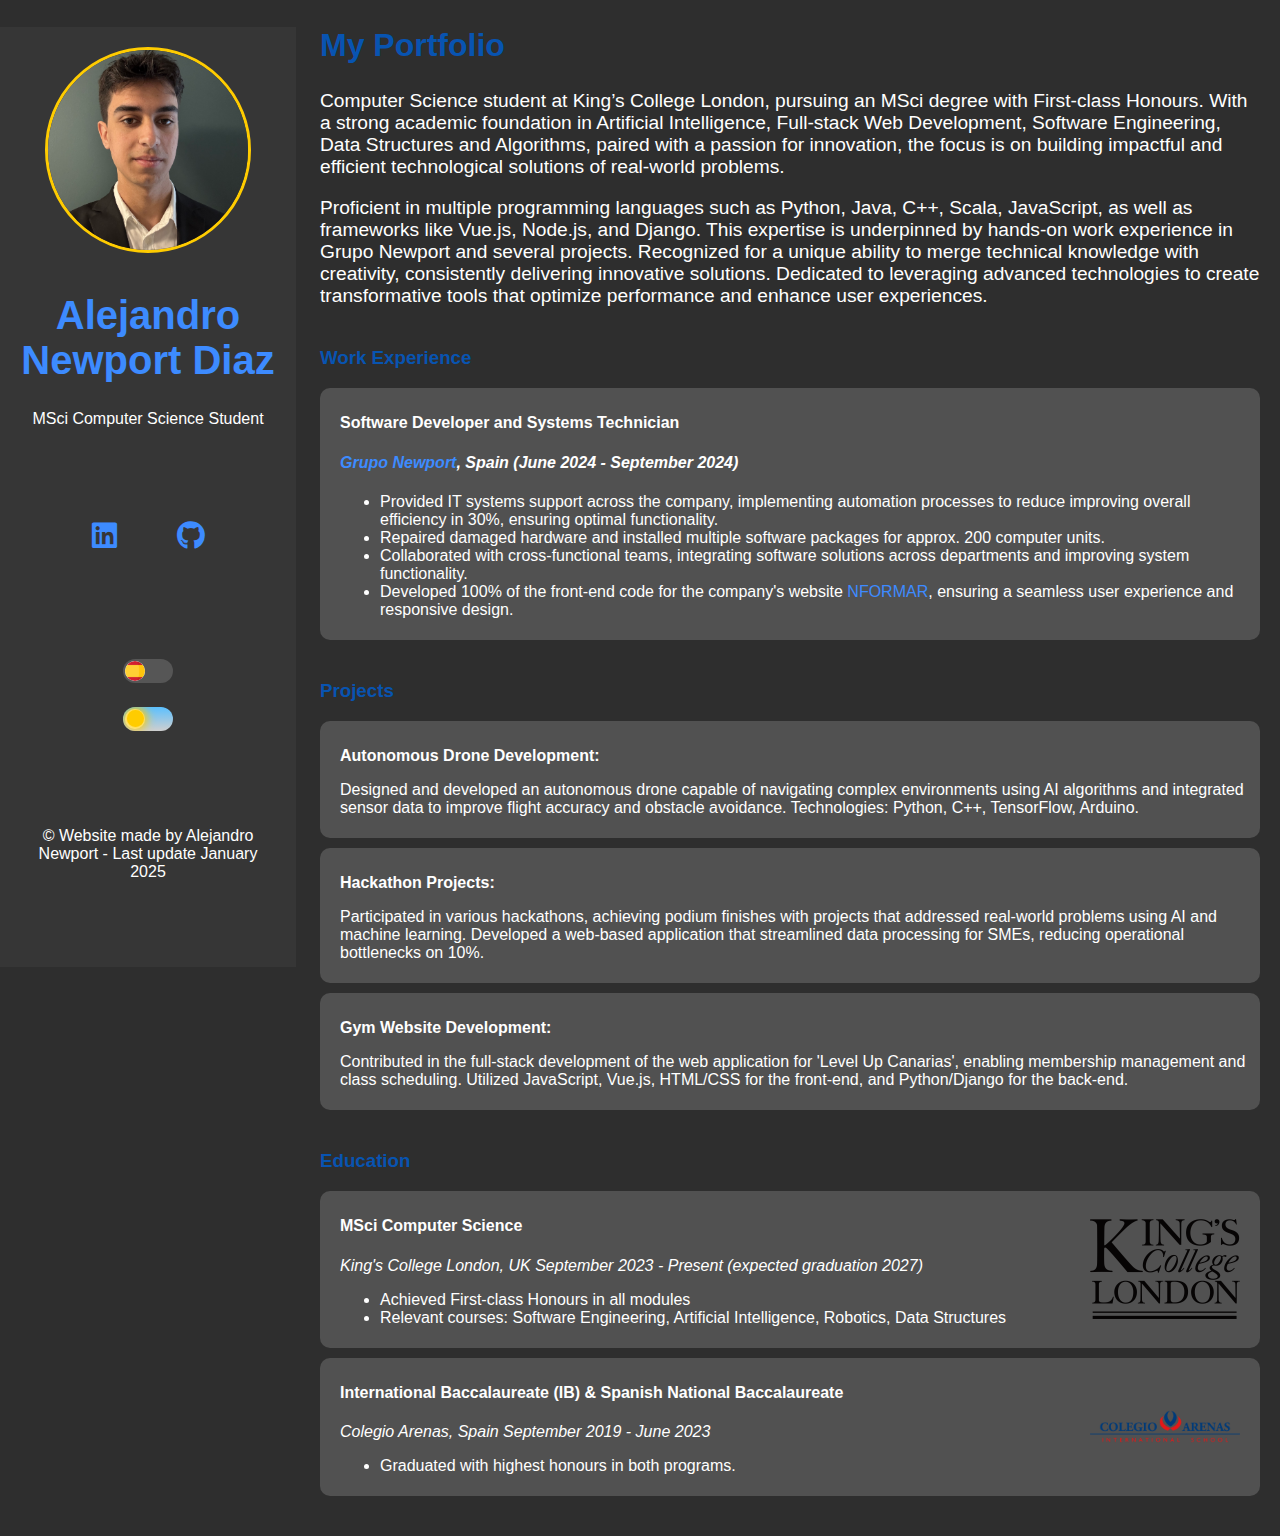
<file: index.html>
<!DOCTYPE html>
<html lang="en">
<head>
    <meta charset="UTF-8">
    <meta name="viewport" content="width=device-width, initial-scale=1.0">
    <title>Alejandro Newport</title>
    <link rel="stylesheet" href="https://cdnjs.cloudflare.com/ajax/libs/font-awesome/6.4.0/css/all.min.css">
    <link rel="stylesheet" href="styles.css">
</head>
<body>
    <div class="container">
        <!-- Sidebar -->
        <aside class="sidebar">
            <div class="profile">
                <img src="img/profile.jpg" alt="Alejandro Newport" class="profile-img">
                <h1>Alejandro Newport Diaz</h1>
                <p><striong>MSci Computer Science Student</striong></p>
            </div>
            <!-- socials -->
             <div class="socials-div">
                <ul class="socials">
                    <li class="social"><a href="https://www.linkedin.com/in/alejandro-newport-diaz-67087a225" target="_blank"><i class="fa-brands fa-linkedin"></i></a></li>
                    <li class="social"><a href="https://github.com/Ale-Newport" target="_blank"><i class="fa-brands fa-github"></i></a></li>
                </ul>
             </div>
            <!-- switches -->
            <div class="switches">
                <div class="switch-container">
                    <label class="switch-flag">
                        <input type="checkbox" id="language-switch">
                        <span class="slider-flag">
                            <div class="flag-wrapper">
                                <img src="img/uk-flag.png" alt="uk" class="flag flag-uk">
                                <img src="img/spain-flag.png" alt="es" class="flag flag-es">
                            </div>
                        </span>
                    </label>
                </div>
                <div class="switch-container">
                    <label class="switch-theme">
                        <input type="checkbox" id="theme-switch" class="theme-switch-input">
                        <span class="slider-theme">
                            <div class="icon-wrapper">
                                <div class="moon"></div>
                                <div class="sun"></div>
                            </div>
                        </span>
                    </label>
                </div>
            </div>
            <!-- Footer -->
            <footer class="footbar">
                <p></p>
            </footer>
        </aside>

        
        <!-- Main Content -->
        <main class="main-content">
            <!-- Hero Section -->
            <section class="hero">
                <h2></h2>
                <p></p>
                <p></p>
            </section>

            <!-- Work Experience Section -->
            <section class="experience">
                <h3></h3>
                <div class="job">
                    <h4 class="job-title"></h4>
                    <h4 class="job-companie"></h4>
                    <ul class="job-list">
                        <li class="job-point"></li>
                        <li class="job-point"></li>
                        <li class="job-point"></li>
                        <li class="job-point"></li>
                    </ul>
                </div>
            </section>

            <!-- Projects Section -->
            <section class="projects">
                <h3></h3>
                <div class="project">
                    <h4 class="project-title"></h4>
                    <p class="project-desc"></p>
                </div>
                <div class="project">
                    <h4 class="project-title"></h4>
                    <p class="project-desc"></p>
                </div>
                <div class="project">
                    <h4 class="project-title"></h4>
                    <p class="project-desc"></p>
                </div>
            </section>

            <!-- Education Section -->
            <section class="education">
                <h3></h3>
                <div class="education-item">
                    <div class="education-text">
                        <h4></h4>
                        <p></p>
                        <ul>
                            <li></li>
                            <li></li>
                        </ul>
                    </div>
                    <img src="img/kcl-logo.png" alt="King's College London" class="education-logo">
                </div>
                <div class="education-item">
                    <div class="education-text">
                        <h4></h4>
                        <p></p>
                        <ul>
                            <li></li>
                        </ul>
                    </div>
                    <img src="img/colegio-arenas-logo.png" alt="Colegio Arenas" class="education-logo">
                </div>
            </section>
        </main>
    </div>
    <script src="script.js"></script>
</body>
</html>
</file>
<file: styles.css>
/* General Styles */
body {
    margin: 0;
    font-family: 'Arial', sans-serif;
    background-color: #2e2e2e;
    color: #fff;
    overflow-x: hidden;
}
body h1, h2, h3{
    color: #3d8bff;
}
body a {
    color: #3d8bff;
    text-decoration: none;
    transition: color 0.3s;
}
body a:hover {
    color: #0f52fd;
}
/* light mode */
body.light-mode {
    background-color: #e0e0e0;
    color: #000;
}
body.light-mode .sidebar {
    background-color: #d9d9d9;
    color: #000;
}
body.light-mode h1, h2, h3{
    color: #0854b1;
}
body.light-mode a {
    color: #0854b1;
}
body.light-mode a:hover{
    color: #082ea2;
}
body.light-mode .job {
    background-color: #c9c9c9;
}
body.light-mode .project {
    background-color: #c9c9c9;
}
body.light-mode .education-item {
    background-color: #c9c9c9;
}


/* Sidebar */
.sidebar {
    display: flex;
    flex-direction: column;
    justify-content: space-between;
    align-items: center;
    width: 20%;
    background-color: #363636;
    padding: 20px;
    position: fixed;
    height: 100%;
    animation: fadeInLeft 1.5s;
}
/* profile */
.profile {
    text-align: center;
    animation: fadeInDown 1s;
}
.profile h1 {
    font-size: 2.5em;
}
.profile-img {
    width: 200px;
    height: 200px;
    border-radius: 50%;
    margin-bottom: 10px;
    border: 3px solid #ffcc00;
    object-fit: cover;
}
/* socials */
.socials-div {
    display: flex;
    justify-content: center;
    align-items: center;
    flex-direction: column;
    margin-bottom: 20px;
    animation: fadeInDown 1s;
}
.socials {
    list-style-type: none;
    display: flex;
    align-items: center;
    justify-content: center;
    gap: 20px;
    padding: 0;
    margin: 0;
}
.social {
    font-size: 1.8em;
    padding: 20px;
}
/* Switchs */
.switchs {
    display: flex;
    flex-direction: column;
    align-items: center;
    gap: 10px;
    margin-bottom: auto;
}
.switch-container {
    padding: 10px;
}
/* Flag Switch */
.switch-flag {
    position: relative;
    display: inline-block;
    width: 50px;
    height: 24px;
    background-color: #565656;
    border-radius: 20px;
}
body.light-mode .switch-flag {
    background-color: #b4b4b4;
}
.switch-flag input {
    display: none;
}
.slider-flag {
    position: relative;
    width: 100%;
    height: 100%;
    background-color: #ccc;
    border-radius: 20px;
    cursor: pointer;
    transition: background-color 0.3s ease;
}
.flag-wrapper {
    position: absolute;
    top: 2px;
    left: 2px;
    width: 20px;
    height: 20px;
    border-radius: 50%;
    overflow: hidden;
    display: flex;
    align-items: center;
    justify-content: center;
    background-color: #fff;
    transition: transform 0.3s ease;
}
.switch-flag input:checked + .slider-flag .flag-wrapper {
    transform: translateX(26px);
}
.flag {
    position: absolute;
    width: 100%;
    height: 100%;
    object-fit: cover;
    transition: opacity 0.3s ease;
}
.flag-uk {
    opacity: 0;
}
.flag-es {
    opacity: 1;
}
.switch-flag input:checked + .slider-flag .flag-uk {
    opacity: 1;
}
.switch-flag input:checked + .slider-flag .flag-es {
    opacity: 0;
}
/* Theme Switch */
.switch-theme {
    position: relative;
    display: inline-block;
    width: 50px;
    height: 24px;
    background: linear-gradient(to bottom, #5bc0ff, #cfcfcf);
    border-radius: 20px;
    cursor: pointer;
    overflow: hidden;
}
body.light-mode .switch-theme {
    background: linear-gradient(to bottom, #232323, #5e5e5e);
}
.switch-theme input {
    display: none;
}
.slider-theme {
    position: relative;
    width: 100%;
    height: 100%;
    border-radius: 20px;
}
.icon-wrapper {
    position: absolute;
    top: 2px;
    left: 2px;
    width: 20px;
    height: 20px;
    background-color: #fff;
    border-radius: 50%;
    display: flex;
    align-items: center;
    justify-content: center;
    transition: transform 0.3s ease, background-color 0.3s ease;
}
.switch-theme input:checked + .slider-theme .icon-wrapper {
    transform: translateX(26px);
    background-color: #121212;
}
.moon, .sun {
    position: absolute;
    width: 17px;
    height: 17px;
    border-radius: 50%;
    transition: opacity 0.3s ease;
}
.moon {
    background-color: #d8d8cf;
    box-shadow: 0 0 50px 2px #cfcec6;
    opacity: 0;
}
.moon::before {
    content: '';
    position: absolute;
    width: 17px;
    height: 17px;
    background: linear-gradient(to bottom, #0f0f0f, #2e2e2e);
    border-radius: 50%;
    top: 0;
    left: 8px;
}
.sun {
    background-color: #ffcc00;
    box-shadow: 0 0 10px 3px #ffcc00;
    opacity: 1;
}
.switch-theme input:checked + .slider-theme .moon {
    opacity: 1;
}
.switch-theme input:checked + .slider-theme .sun {
    opacity: 0;
}



/* footer */
.footbar {
    text-align: center;
    padding: 10px;
    margin-bottom: 40px;
}


/* Main Content */
.main-content {
    margin-left: 25%;
    margin-right: 20px;
    animation: fadeInRight 1.5s;
}
.hero {
    text-align: left;
    margin-bottom: 40px;
}
.hero h2 {
    font-size: 2em;
    animation: fadeInDown 1s;
}
.hero p {
    font-size: 1.2em;
    animation: fadeInDown 1s;
}
.experience {
    text-align: left;
    margin-bottom: 40px;
}
.job {
    background-color: #515151;
    padding-left: 20px;
    padding-top: 5px;
    padding-bottom: 5px;
    border-radius: 10px;
    border-radius: 10px;
    animation: fadeInUp 1s;
}
.projects {
    text-align: left;
    margin-bottom: 40px;
}
.project {
    background-color: #515151;
    padding-left: 20px;
    padding-top: 5px;
    padding-bottom: 5px;
    border-radius: 10px;
    margin-bottom: 10px;
    animation: fadeInUp 1s;
}
.project-title {
    padding-bottom: 0px;
    margin-bottom: 0px;
}
.education {
    text-align: left;
    margin-bottom: 40px;
}
.education-item {
    display: flex;
    justify-content: space-between;
    align-items: center;
    background-color: #515151;
    padding-left: 20px;
    padding-top: 5px;
    padding-bottom: 5px;
    border-radius: 10px;
    margin-bottom: 10px;
    animation: fadeInUp 1s;
}
.education-text {
    flex: 1;
}
.education-logo {
    width: 150px;
    height: auto;
    margin-right: 20px;
}


/* Animations */
@keyframes fadeInLeft {
    from {
        opacity: 0;
        transform: translateX(-50%);
    }
    to {
        opacity: 1;
        transform: translateX(0);
    }
}
@keyframes fadeInRight {
    from {
        opacity: 0;
        transform: translateX(50%);
    }
    to {
        opacity: 1;
        transform: translateX(0);
    }
}
@keyframes fadeInDown {
    from {
        opacity: 0;
        transform: translateY(-20%);
    }
    to {
        opacity: 1;
        transform: translateY(0);
    }
}
@keyframes fadeInUp {
    from {
        opacity: 0;
        transform: translateY(20%);
    }
    to {
        opacity: 1;
        transform: translateY(0);
    }
}
</file>
